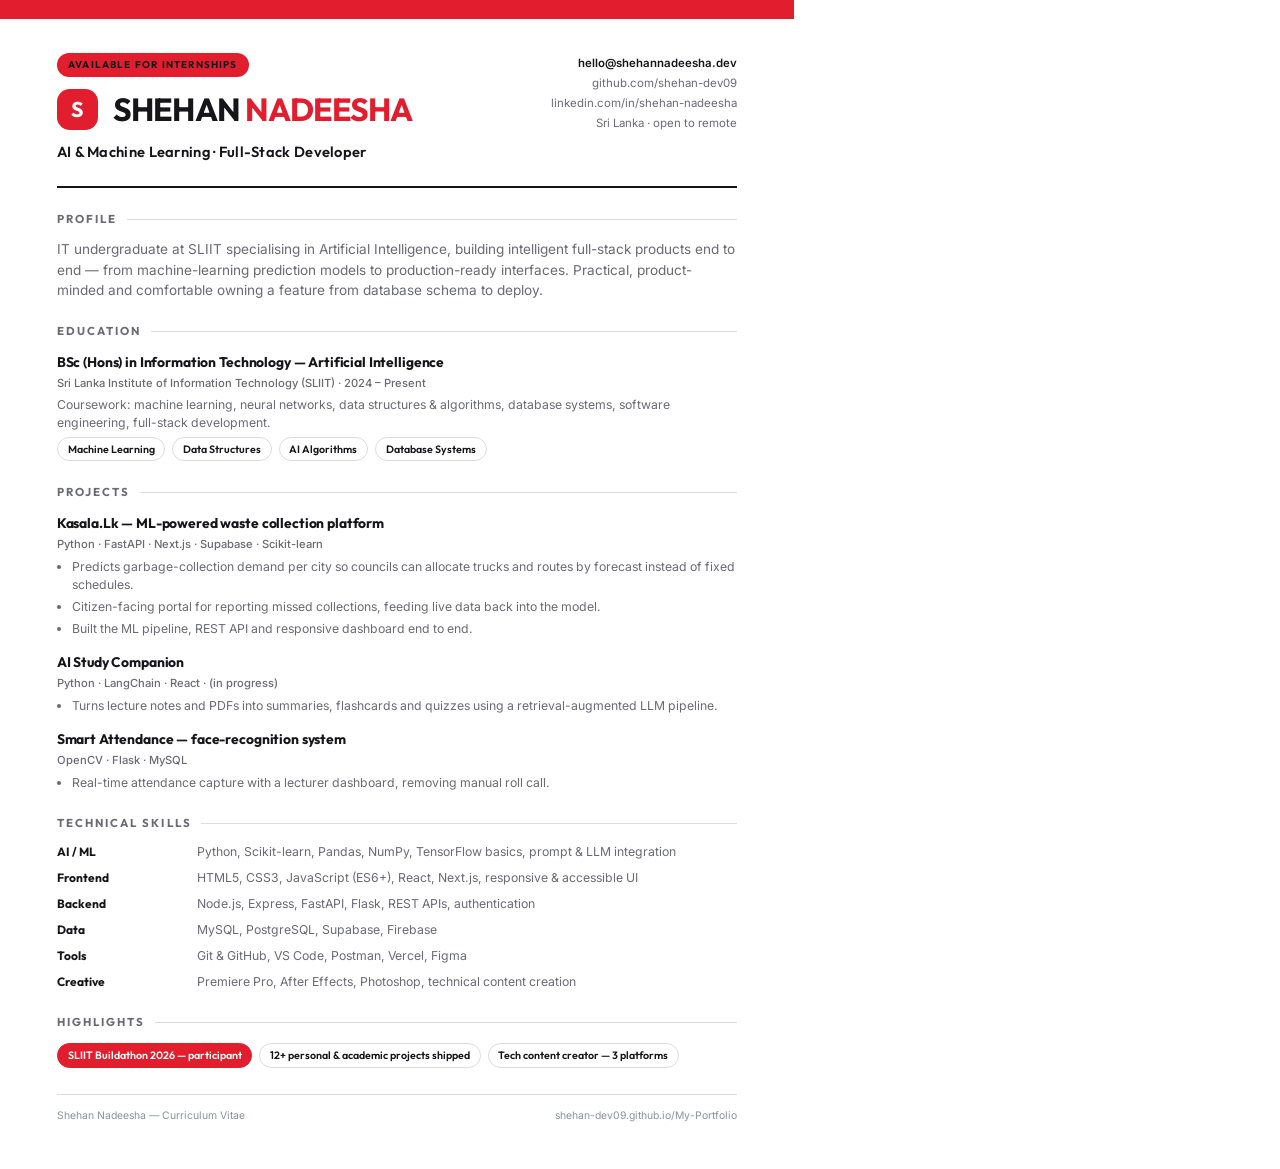
<file: assets/cv.html>
<!DOCTYPE html>
<html lang="en"><head><meta charset="utf-8">
<title>Shehan Nadeesha — CV</title>
<style>
  @font-face{font-family:'Outfit';src:url('fonts/outfit-var.woff2') format('woff2-variations');font-weight:100 900;font-display:block}
  @font-face{font-family:'Inter';src:url('fonts/inter-var.woff2') format('woff2-variations');font-weight:100 900;font-display:block}
  *{margin:0;padding:0;box-sizing:border-box}
  :root{--ink:#16161a;--ink3:#6a6a75;--y:#e11d2e;--line:rgba(16,18,21,.14)}
  @page{size:A4;margin:0}
  body{font-family:'Inter',sans-serif;color:var(--ink);font-size:10.2pt;line-height:1.5;background:#fff}
  .page{width:210mm;min-height:297mm;padding:14mm 15mm 12mm;position:relative}
  header.top{display:flex;justify-content:space-between;align-items:flex-start;gap:10mm;padding-bottom:6mm;border-bottom:2.4px solid var(--ink)}
  h1{font-family:'Outfit',sans-serif;font-size:26pt;line-height:1;letter-spacing:-.03em;text-transform:uppercase}
  h1 span{color:#e11d2e}
  .role{font-family:'Outfit',sans-serif;font-size:11pt;font-weight:600;margin-top:3mm;letter-spacing:.02em}
  .contact{font-size:8.6pt;color:var(--ink3);text-align:right;line-height:1.75;white-space:nowrap}
  .contact b{color:var(--ink);font-weight:600}
  .badge{display:inline-block;background:var(--y);color:var(--ink);font-family:'Outfit',sans-serif;font-size:7.4pt;font-weight:700;letter-spacing:.12em;text-transform:uppercase;padding:1.2mm 3mm;border-radius:99px;margin-bottom:3mm}
  section{margin-top:6mm;break-inside:avoid}
  h2{font-family:'Outfit',sans-serif;font-size:8.6pt;font-weight:700;letter-spacing:.18em;text-transform:uppercase;color:var(--ink3);margin-bottom:3mm;display:flex;align-items:center;gap:2.5mm}
  h2::after{content:"";flex:1;height:1px;background:var(--line)}
  p{color:var(--ink3)}
  .grid{display:grid;grid-template-columns:1fr 1fr;gap:5mm 8mm}
  .item{margin-bottom:3.6mm}
  .item h3{font-family:'Outfit',sans-serif;font-size:10.4pt;font-weight:700;letter-spacing:-.01em}
  .item .meta{font-size:8.4pt;color:var(--ink3);margin:.6mm 0 1.2mm;font-weight:500}
  .item ul{margin-top:1.4mm;padding-left:4mm;list-style:disc}
  .item li{font-size:9.2pt;color:var(--ink3);margin-bottom:.9mm}
  .chips{display:flex;flex-wrap:wrap;gap:1.8mm;margin-top:1mm}
  .chip{font-family:'Outfit',sans-serif;font-size:8pt;font-weight:600;border:1px solid var(--line);border-radius:99px;padding:.9mm 2.6mm;color:var(--ink)}
  .chip.y{background:var(--y);border-color:var(--y);color:#fff}
  .skillrow{display:grid;grid-template-columns:34mm 1fr;gap:3mm;font-size:9.2pt;margin-bottom:2mm}
  .skillrow b{font-family:'Outfit',sans-serif;font-weight:700;font-size:9pt}
  .skillrow span{color:var(--ink3)}
  footer{margin-top:7mm;padding-top:3.5mm;border-top:1px solid var(--line);font-size:7.8pt;color:#8b919a;display:flex;justify-content:space-between}
  .bar{position:absolute;left:0;top:0;width:100%;height:5mm;background:#e11d2e}
</style></head>
<body><div class="page">
  <div class="bar"></div>
  <header class="top">
    <div>
      <div class="badge">Available for internships</div>
      <div style="display:flex;align-items:center;gap:4mm">
        <span style="display:grid;place-items:center;width:11mm;height:11mm;border-radius:3.4mm;background:#e11d2e;color:#fff;font-family:'Outfit',sans-serif;font-size:16pt;font-weight:700;line-height:1">S</span>
        <h1 style="font-size:24pt">Shehan <span>Nadeesha</span></h1>
      </div>
      <div class="role">AI &amp; Machine Learning · Full-Stack Developer</div>
    </div>
    <div class="contact">
      <div><b>hello@shehannadeesha.dev</b></div>
      <div>github.com/shehan-dev09</div>
      <div>linkedin.com/in/shehan-nadeesha</div>
      <div>Sri Lanka · open to remote</div>
    </div>
  </header>

  <section>
    <h2>Profile</h2>
    <p>IT undergraduate at SLIIT specialising in Artificial Intelligence, building intelligent full-stack
    products end to end — from machine-learning prediction models to production-ready interfaces.
    Practical, product-minded and comfortable owning a feature from database schema to deploy.</p>
  </section>

  <section>
    <h2>Education</h2>
    <div class="item">
      <h3>BSc (Hons) in Information Technology — Artificial Intelligence</h3>
      <div class="meta">Sri Lanka Institute of Information Technology (SLIIT) · 2024 – Present</div>
      <p style="font-size:9.2pt">Coursework: machine learning, neural networks, data structures &amp; algorithms, database systems, software engineering, full-stack development.</p>
      <div class="chips"><span class="chip">Machine Learning</span><span class="chip">Data Structures</span><span class="chip">AI Algorithms</span><span class="chip">Database Systems</span></div>
    </div>
  </section>

  <section>
    <h2>Projects</h2>
    <div class="item">
      <h3>Kasala.Lk — ML-powered waste collection platform</h3>
      <div class="meta">Python · FastAPI · Next.js · Supabase · Scikit-learn</div>
      <ul>
        <li>Predicts garbage-collection demand per city so councils can allocate trucks and routes by forecast instead of fixed schedules.</li>
        <li>Citizen-facing portal for reporting missed collections, feeding live data back into the model.</li>
        <li>Built the ML pipeline, REST API and responsive dashboard end to end.</li>
      </ul>
    </div>
    <div class="item">
      <h3>AI Study Companion</h3>
      <div class="meta">Python · LangChain · React · (in progress)</div>
      <ul>
        <li>Turns lecture notes and PDFs into summaries, flashcards and quizzes using a retrieval-augmented LLM pipeline.</li>
      </ul>
    </div>
    <div class="item">
      <h3>Smart Attendance — face-recognition system</h3>
      <div class="meta">OpenCV · Flask · MySQL</div>
      <ul>
        <li>Real-time attendance capture with a lecturer dashboard, removing manual roll call.</li>
      </ul>
    </div>
  </section>

  <section>
    <h2>Technical Skills</h2>
    <div class="skillrow"><b>AI / ML</b><span>Python, Scikit-learn, Pandas, NumPy, TensorFlow basics, prompt &amp; LLM integration</span></div>
    <div class="skillrow"><b>Frontend</b><span>HTML5, CSS3, JavaScript (ES6+), React, Next.js, responsive &amp; accessible UI</span></div>
    <div class="skillrow"><b>Backend</b><span>Node.js, Express, FastAPI, Flask, REST APIs, authentication</span></div>
    <div class="skillrow"><b>Data</b><span>MySQL, PostgreSQL, Supabase, Firebase</span></div>
    <div class="skillrow"><b>Tools</b><span>Git &amp; GitHub, VS Code, Postman, Vercel, Figma</span></div>
    <div class="skillrow"><b>Creative</b><span>Premiere Pro, After Effects, Photoshop, technical content creation</span></div>
  </section>

  <section>
    <h2>Highlights</h2>
    <div class="chips">
      <span class="chip y">SLIIT Buildathon 2026 — participant</span>
      <span class="chip">12+ personal &amp; academic projects shipped</span>
      <span class="chip">Tech content creator — 3 platforms</span>
    </div>
  </section>

  <footer>
    <span>Shehan Nadeesha — Curriculum Vitae</span>
    <span>shehan-dev09.github.io/My-Portfolio</span>
  </footer>
</div></body></html>
</file>
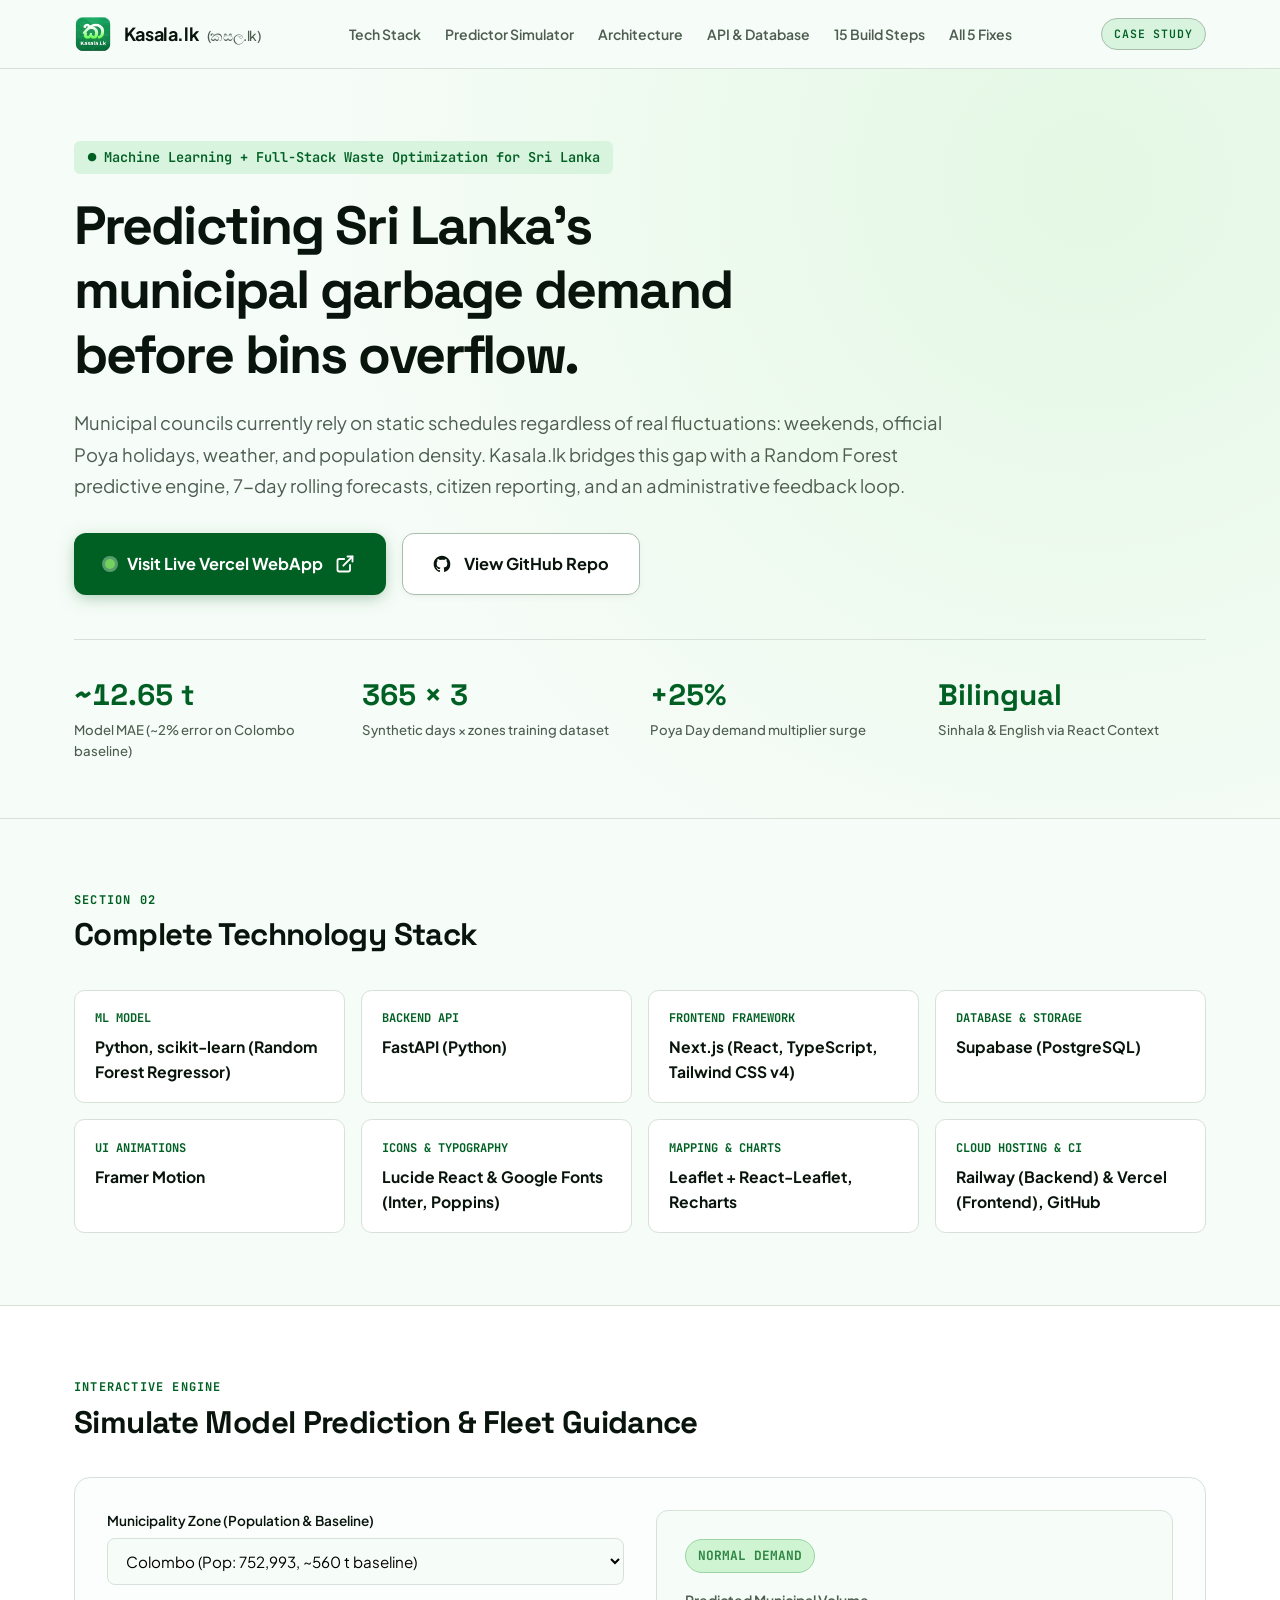
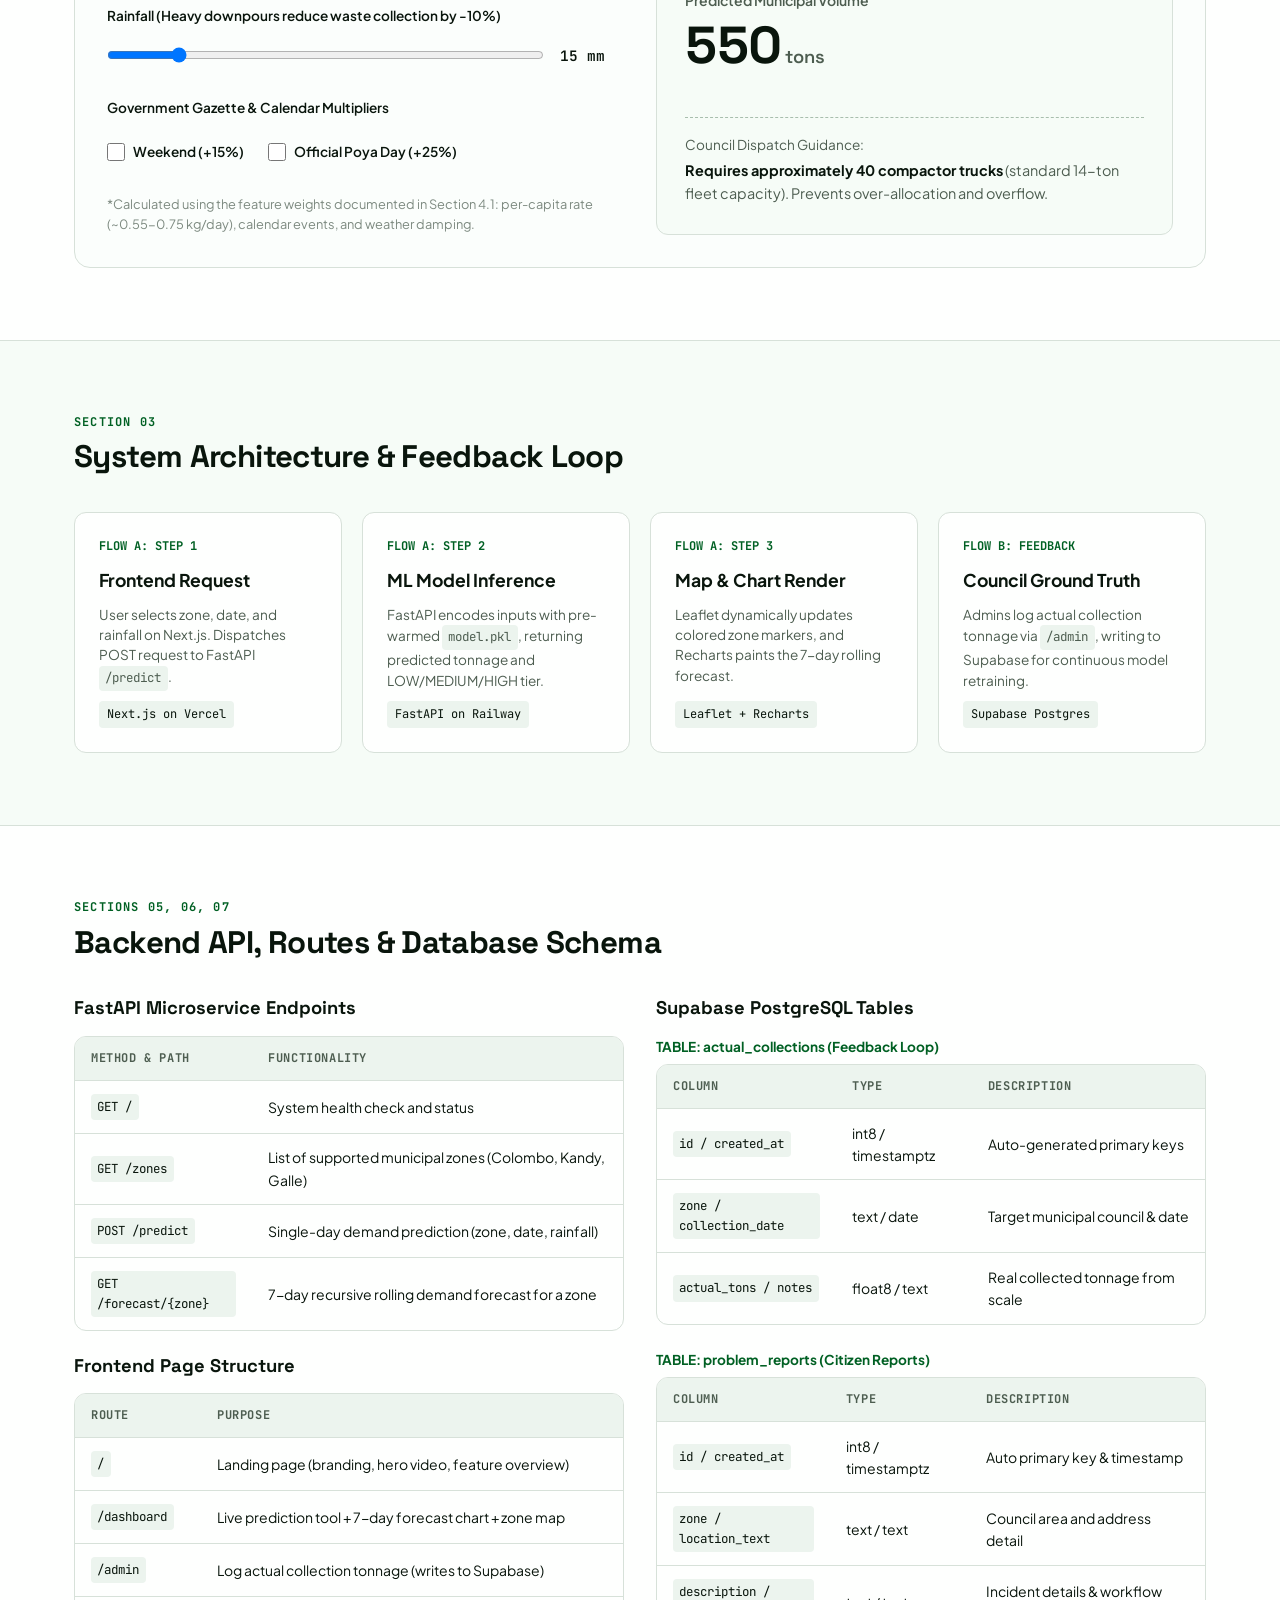
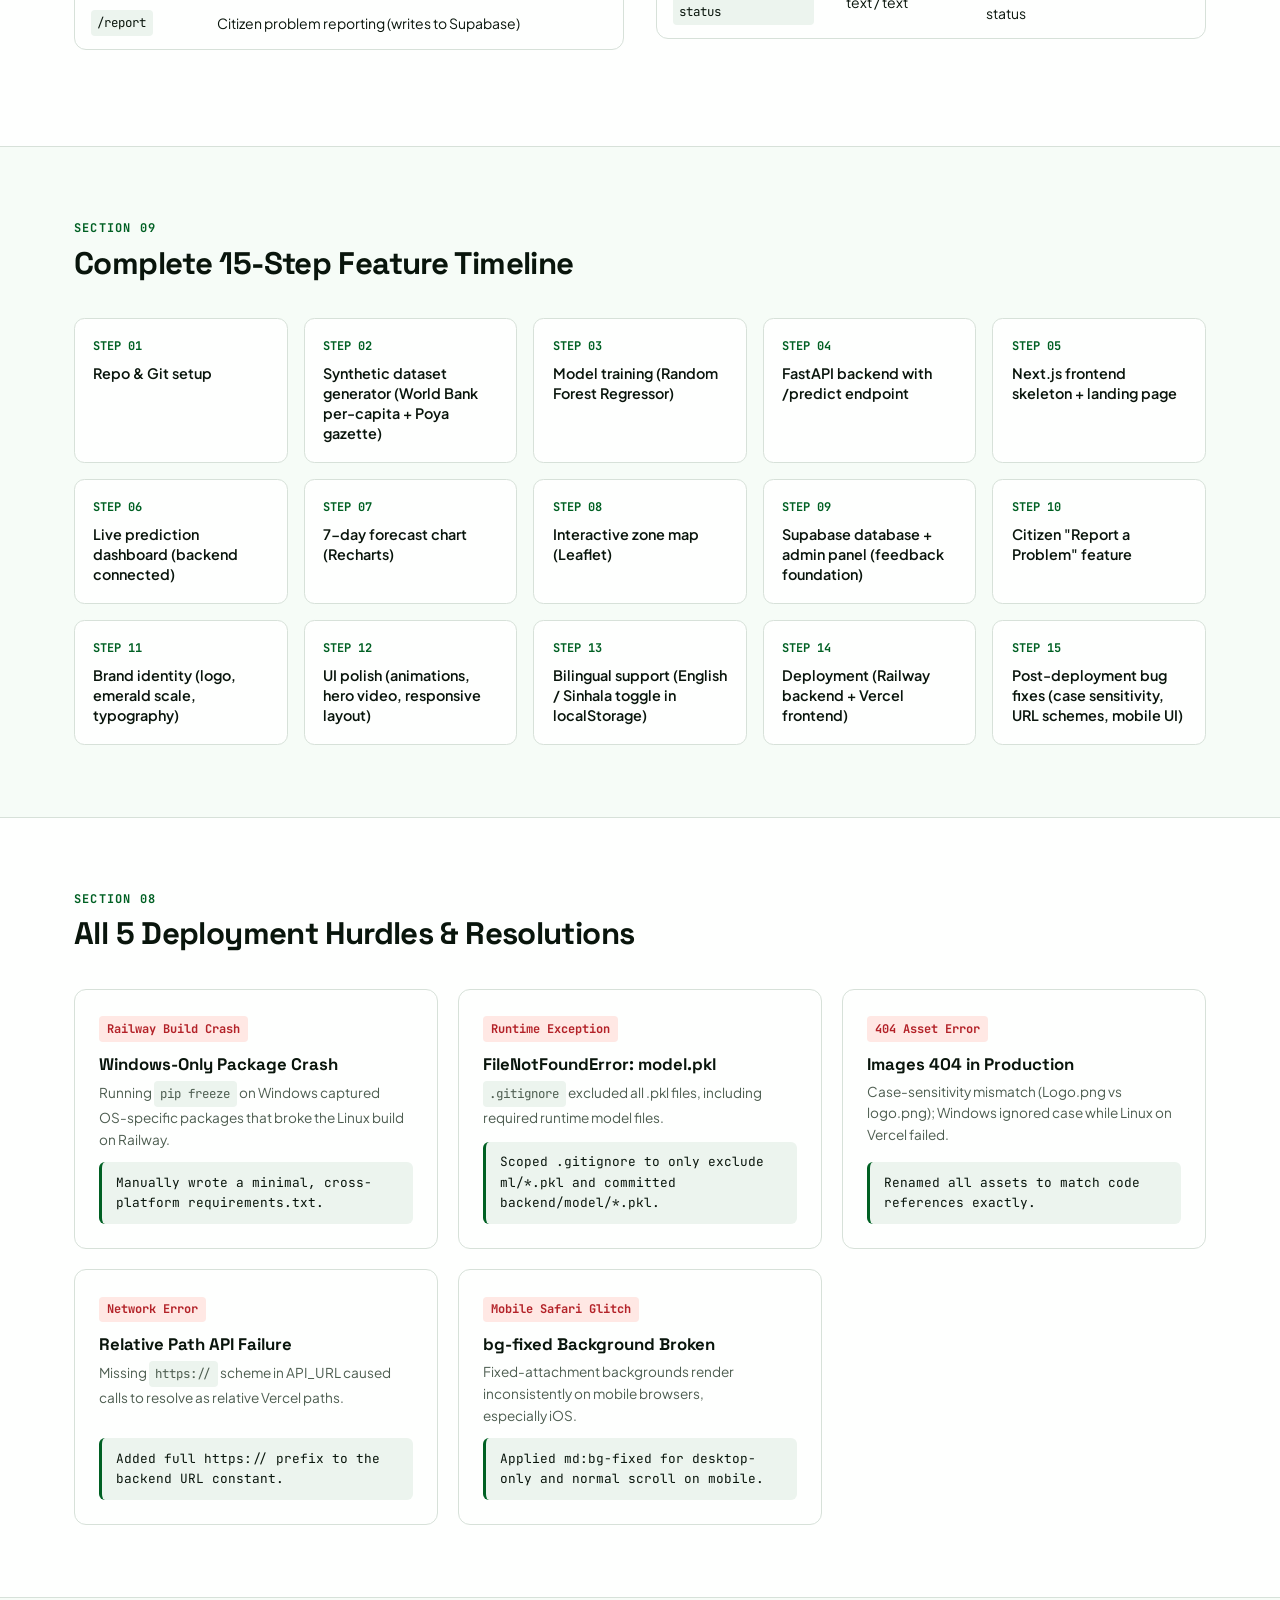
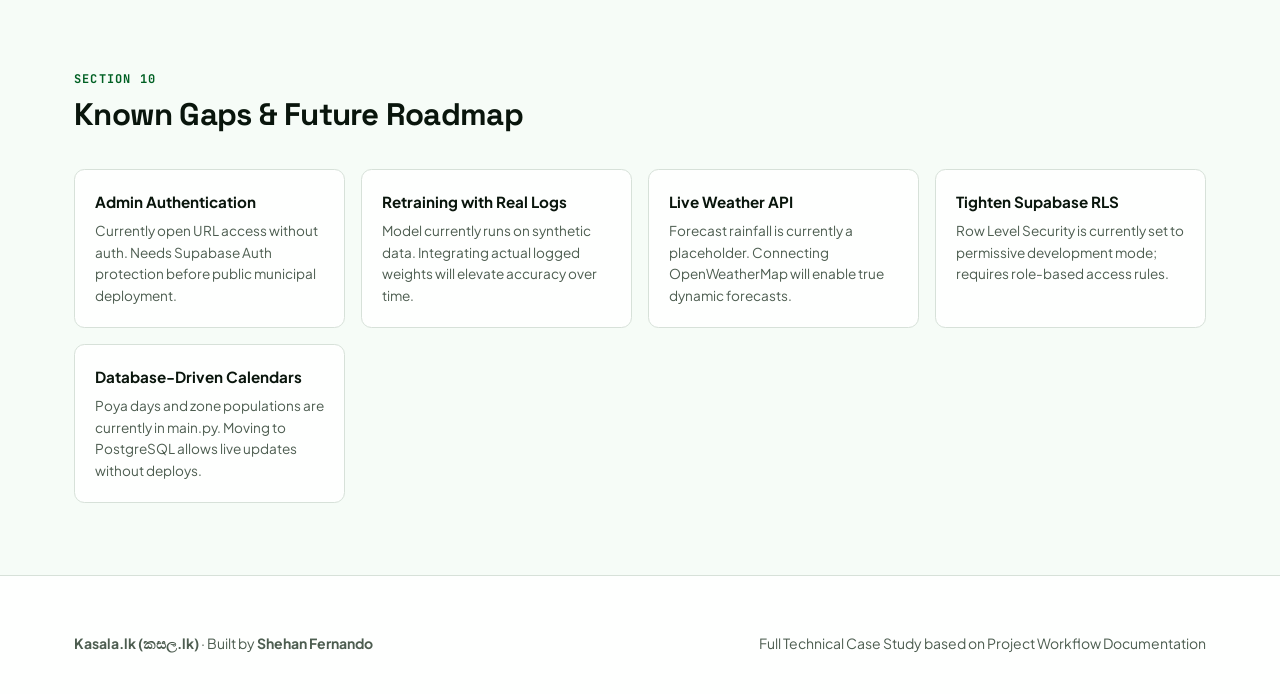
<file: assets/KasalaLK.html>
<!DOCTYPE html>
<html lang="en">
<head>
<!-- skill:chrome -->
<style>
/* Credit line — bottom-right */
.design-ui-credit {
  position: fixed;
  bottom: 12px;
  right: 12px;
  font: 11px/1 system-ui, sans-serif;
  color: rgba(128,128,128,0.5);
  pointer-events: none;
  z-index: 2147483647;
  transition: opacity 0.4s ease;
  user-select: none;
  letter-spacing: 0.02em;
}

/* Hide chrome on touch devices */
@media (hover: none) {
  .design-ui-credit { display: none; }
}

/* Print fixes */
@media print {
  * {
    transition: none !important;
    animation: none !important;
    box-shadow: none !important;
  }
  body {
    print-color-adjust: exact;
    -webkit-print-color-adjust: exact;
  }
  .design-ui-credit { display: none !important; }
}

</style>
<!-- /skill:chrome -->
  <meta charset="UTF-8">
  <meta name="viewport" content="width=device-width, initial-scale=1.0, maximum-scale=5.0">
  <title>Kasala.lk (කසල.lk) — Technical Project Case Study</title>
  <link rel="preconnect" href="https://fonts.googleapis.com">
  <link rel="preconnect" href="https://fonts.gstatic.com">
  <link href="https://fonts.googleapis.com/css2?family=Plus+Jakarta+Sans:wght@400;500;600;700;800&family=Space+Grotesk:wght@500;600;700&family=JetBrains+Mono:wght@400;500;600&display=swap" rel="stylesheet">
  <style>
    :root {
      --bg-base: oklch(0.985 0.008 152);
      --bg-surface: oklch(1.0 0.003 152);
      --bg-surface-subtle: oklch(0.96 0.012 152);
      --bg-surface-elevated: oklch(0.995 0.005 152);

      --border-subtle: oklch(0.90 0.015 152);
      --border-strong: oklch(0.78 0.035 152);

      --text-main: oklch(0.18 0.025 152);
      --text-muted: oklch(0.46 0.028 152);
      --text-faint: oklch(0.62 0.022 152);

      --brand-primary: oklch(0.42 0.135 152);
      --brand-primary-hover: oklch(0.36 0.14 152);
      --brand-tint: oklch(0.94 0.04 152);

      --status-low: oklch(0.55 0.13 148);
      --status-med: oklch(0.68 0.15 70);
      --status-high: oklch(0.58 0.19 28);

      --font-sans: 'Plus Jakarta Sans', -apple-system, BlinkMacSystemFont, sans-serif;
      --font-display: 'Space Grotesk', sans-serif;
      --font-mono: 'JetBrains Mono', monospace;

      --ease-out-expo: cubic-bezier(0.16, 1, 0.3, 1);
    }

    * { box-sizing: border-box; margin: 0; padding: 0; }
    
    html {
      scroll-behavior: smooth;
      -webkit-text-size-adjust: 100%;
    }

    body {
      background-color: var(--bg-base);
      color: var(--text-main);
      font-family: var(--font-sans);
      line-height: 1.6;
      -webkit-font-smoothing: antialiased;
      overflow-x: hidden;
      width: 100%;
    }

    h1, h2, h3, h4 {
      font-family: var(--font-display);
      line-height: 1.2;
      color: var(--text-main);
      text-wrap: balance;
    }

    p { 
      text-wrap: pretty; 
      max-width: 68ch; 
    }

    .container {
      width: 100%;
      max-width: 1180px;
      margin: 0 auto;
      padding: 0 1.5rem;
    }

    header {
      position: sticky;
      top: 0;
      z-index: 40;
      background: oklch(0.985 0.008 152 / 0.94);
      backdrop-filter: blur(12px);
      -webkit-backdrop-filter: blur(12px);
      border-bottom: 1px solid var(--border-subtle);
    }

    .nav-inner {
      display: flex;
      align-items: center;
      justify-content: space-between;
      height: 4.25rem;
    }

    .brand-group {
      display: flex;
      align-items: center;
      gap: 0.75rem;
      text-decoration: none;
      color: inherit;
    }

    .brand-logo {
      height: 2.35rem;
      width: auto;
      max-width: 2.75rem;
      object-fit: contain;
      border-radius: 0.4rem;
      display: block;
      flex-shrink: 0;
    }

    .brand-logo-fallback {
      width: 2.25rem;
      height: 2.25rem;
      background: var(--brand-primary);
      color: #fff;
      display: none;
      align-items: center;
      justify-content: center;
      border-radius: 0.5rem;
      font-weight: 700;
      font-family: var(--font-display);
      font-size: 1.15rem;
      flex-shrink: 0;
    }

    .brand-title {
      font-size: 1.125rem;
      font-weight: 700;
      letter-spacing: -0.02em;
    }

    .brand-title span {
      color: var(--text-muted);
      font-weight: 500;
      font-size: 0.85rem;
      margin-left: 0.35rem;
    }

    .nav-links {
      display: flex;
      align-items: center;
      gap: 1.5rem;
      list-style: none;
    }

    .nav-links a {
      color: var(--text-muted);
      text-decoration: none;
      font-size: 0.875rem;
      font-weight: 600;
      transition: color 150ms var(--ease-out-expo);
    }

    .nav-links a:hover { color: var(--brand-primary); }

    .nav-right-actions {
      display: flex;
      align-items: center;
      gap: 0.75rem;
    }

    .portfolio-pill {
      font-size: 0.72rem;
      font-family: var(--font-mono);
      text-transform: uppercase;
      letter-spacing: 0.08em;
      padding: 0.35rem 0.75rem;
      background: var(--brand-tint);
      color: var(--brand-primary);
      border: 1px solid var(--border-strong);
      border-radius: 999px;
      font-weight: 600;
      white-space: nowrap;
    }

    /* Hero Section */
    .hero {
      padding: 4.5rem 0 3.5rem;
      border-bottom: 1px solid var(--border-subtle);
      background: radial-gradient(circle at 85% 15%, oklch(0.94 0.05 145 / 0.6) 0%, transparent 60%);
    }

    .hero-eyebrow {
      display: inline-flex;
      align-items: center;
      gap: 0.5rem;
      font-size: 0.85rem;
      font-family: var(--font-mono);
      color: var(--brand-primary);
      font-weight: 600;
      background: var(--brand-tint);
      padding: 0.35rem 0.85rem;
      border-radius: 0.375rem;
      margin-bottom: 1.25rem;
    }

    .hero-title {
      font-size: clamp(2rem, 4.2vw, 3.6rem);
      font-weight: 800;
      letter-spacing: -0.035em;
      margin-bottom: 1.25rem;
      max-width: 25ch;
    }

    .hero-desc {
      font-size: 1.15rem;
      color: var(--text-muted);
      line-height: 1.7;
      margin-bottom: 2rem;
    }

    .hero-cta-group {
      display: flex;
      flex-wrap: wrap;
      align-items: center;
      gap: 1rem;
      margin-bottom: 2.75rem;
    }

    .btn-big {
      display: inline-flex;
      align-items: center;
      justify-content: center;
      gap: 0.75rem;
      padding: 1.05rem 1.85rem;
      border-radius: 0.75rem;
      font-size: 1.02rem;
      font-weight: 700;
      text-decoration: none;
      cursor: pointer;
      transition: transform 150ms var(--ease-out-expo), box-shadow 150ms var(--ease-out-expo), background-color 150ms var(--ease-out-expo);
      min-height: 54px;
      touch-action: manipulation;
    }

    .btn-primary-action {
      background: var(--brand-primary);
      color: #ffffff;
      border: 1px solid transparent;
      box-shadow: 0 4px 16px -2px oklch(0.42 0.135 152 / 0.35);
    }

    .btn-primary-action:hover {
      background: var(--brand-primary-hover);
      transform: translateY(-2px);
      box-shadow: 0 8px 24px -4px oklch(0.42 0.135 152 / 0.45);
    }

    .btn-primary-action:active { transform: translateY(0); }

    .btn-secondary-action {
      background: var(--bg-surface);
      color: var(--text-main);
      border: 1.5px solid var(--border-strong);
      box-shadow: 0 2px 8px -2px oklch(0.2 0.05 152 / 0.08);
    }

    .btn-secondary-action:hover {
      background: var(--bg-surface-subtle);
      border-color: var(--text-main);
      transform: translateY(-2px);
      box-shadow: 0 6px 18px -4px oklch(0.2 0.05 152 / 0.12);
    }

    .btn-secondary-action:active { transform: translateY(0); }

    .btn-icon { width: 1.25rem; height: 1.25rem; flex-shrink: 0; }
    
    .live-dot {
      width: 0.65rem;
      height: 0.65rem;
      background: oklch(0.78 0.18 140);
      border-radius: 50%;
      box-shadow: 0 0 0 3px oklch(0.95 0.05 140 / 0.4);
      animation: pulse-dot 2s infinite;
      flex-shrink: 0;
    }

    @keyframes pulse-dot {
      0% { transform: scale(0.95); opacity: 0.8; }
      50% { transform: scale(1.15); opacity: 1; }
      100% { transform: scale(0.95); opacity: 0.8; }
    }

    .hero-metrics {
      display: grid;
      grid-template-columns: repeat(auto-fit, minmax(170px, 1fr));
      gap: 1.25rem;
      padding-top: 2rem;
      border-top: 1px solid var(--border-subtle);
    }

    .metric-value {
      font-family: var(--font-display);
      font-size: 1.85rem;
      font-weight: 700;
      color: var(--brand-primary);
      font-feature-settings: "tnum";
    }

    .metric-label {
      font-size: 0.825rem;
      color: var(--text-muted);
      font-weight: 500;
    }

    /* Section Styling */
    section { padding: 4.5rem 0; border-bottom: 1px solid var(--border-subtle); }
    .section-head { margin-bottom: 2.25rem; }
    .section-eyebrow {
      font-size: 0.75rem;
      font-family: var(--font-mono);
      text-transform: uppercase;
      letter-spacing: 0.1em;
      color: var(--brand-primary);
      font-weight: 700;
      margin-bottom: 0.4rem;
    }
    .section-title { font-size: 1.95rem; font-weight: 700; letter-spacing: -0.02em; }

    /* Tech Stack Matrix */
    .stack-grid {
      display: grid;
      grid-template-columns: repeat(auto-fit, minmax(240px, 1fr));
      gap: 1rem;
    }
    .stack-card {
      background: var(--bg-surface);
      border: 1px solid var(--border-subtle);
      border-radius: 0.65rem;
      padding: 1.15rem 1.25rem;
    }
    .stack-layer {
      font-family: var(--font-mono);
      font-size: 0.75rem;
      color: var(--brand-primary);
      text-transform: uppercase;
      font-weight: 700;
      margin-bottom: 0.35rem;
    }
    .stack-tech { font-size: 0.98rem; font-weight: 700; }

    /* Interactive Simulator */
    .demo-grid {
      display: grid;
      grid-template-columns: 1fr 1fr;
      gap: 2rem;
      background: var(--bg-surface-elevated);
      border: 1px solid var(--border-subtle);
      border-radius: 1rem;
      padding: 2rem;
    }
    .control-pane { display: flex; flex-direction: column; gap: 1.25rem; }
    .input-group { display: flex; flex-direction: column; gap: 0.4rem; }
    .input-group label { font-size: 0.85rem; font-weight: 600; }
    .select-custom, .slider-control {
      width: 100%;
      padding: 0.75rem 0.9rem;
      background: var(--bg-base);
      border: 1px solid var(--border-subtle);
      border-radius: 0.5rem;
      font-family: var(--font-sans);
      font-size: 0.95rem;
      outline: none;
      min-height: 44px;
    }
    .slider-row { display: flex; align-items: center; gap: 1rem; }
    .slider-val { font-family: var(--font-mono); font-size: 0.9rem; font-weight: 600; min-width: 4rem; }
    .toggle-row { display: flex; gap: 1.5rem; margin-top: 0.25rem; }
    .toggle-label { 
      display: flex; 
      align-items: center; 
      gap: 0.5rem; 
      font-size: 0.9rem; 
      cursor: pointer;
      min-height: 44px;
    }
    .toggle-label input[type="checkbox"] { width: 18px; height: 18px; }

    .result-pane {
      background: var(--bg-base);
      border: 1px solid var(--border-subtle);
      border-radius: 0.75rem;
      padding: 1.75rem;
      display: flex;
      flex-direction: column;
      justify-content: space-between;
    }
    .result-status-badge {
      display: inline-flex;
      font-family: var(--font-mono);
      font-size: 0.8rem;
      font-weight: 700;
      text-transform: uppercase;
      padding: 0.35rem 0.75rem;
      border-radius: 999px;
      width: fit-content;
      margin-bottom: 1rem;
    }
    .status-badge-HIGH { background: oklch(0.92 0.08 28); color: var(--status-high); border: 1px solid oklch(0.85 0.12 28); }
    .status-badge-MEDIUM { background: oklch(0.94 0.08 70); color: var(--status-med); border: 1px solid oklch(0.85 0.12 70); }
    .status-badge-LOW { background: oklch(0.93 0.06 148); color: var(--status-low); border: 1px solid oklch(0.82 0.09 148); }
    .tonnage-display {
      font-family: var(--font-display);
      font-size: 3.25rem;
      font-weight: 800;
      line-height: 1;
      margin-bottom: 0.25rem;
      font-feature-settings: "tnum";
    }
    .tonnage-unit { font-size: 1.15rem; color: var(--text-muted); font-weight: 600; margin-left: 0.25rem; }
    .truck-recommendation {
      font-size: 0.9rem;
      color: var(--text-muted);
      margin-top: 1rem;
      padding-top: 1rem;
      border-top: 1px dashed var(--border-strong);
    }
    .truck-recommendation strong { color: var(--text-main); }

    /* Architecture Flow Cards */
    .pipeline-grid {
      display: grid;
      grid-template-columns: repeat(auto-fit, minmax(240px, 1fr));
      gap: 1.25rem;
    }
    .pipeline-card {
      background: var(--bg-surface);
      border: 1px solid var(--border-subtle);
      border-radius: 0.75rem;
      padding: 1.5rem;
      display: flex;
      flex-direction: column;
      gap: 0.65rem;
    }
    .step-number { font-family: var(--font-mono); font-size: 0.75rem; font-weight: 700; color: var(--brand-primary); }
    .step-name { font-size: 1.1rem; font-weight: 700; }
    .step-desc { font-size: 0.85rem; color: var(--text-muted); line-height: 1.5; }
    .step-tech {
      margin-top: auto;
      font-family: var(--font-mono);
      font-size: 0.75rem;
      background: var(--bg-surface-subtle);
      padding: 0.25rem 0.5rem;
      border-radius: 0.25rem;
      width: fit-content;
    }

    /* Endpoints & Database Tables */
    .dual-col-grid {
      display: grid;
      grid-template-columns: 1fr 1fr;
      gap: 2rem;
    }
    .table-container {
      background: var(--bg-surface);
      border: 1px solid var(--border-subtle);
      border-radius: 0.75rem;
      overflow-x: auto;
      -webkit-overflow-scrolling: touch;
      margin-bottom: 1.5rem;
    }
    table { 
      width: 100%; 
      min-width: 320px;
      border-collapse: collapse; 
      font-size: 0.875rem; 
      text-align: left; 
    }
    th {
      background: var(--bg-surface-subtle);
      padding: 0.75rem 1rem;
      font-family: var(--font-mono);
      font-size: 0.75rem;
      text-transform: uppercase;
      letter-spacing: 0.05em;
      color: var(--text-muted);
      border-bottom: 1px solid var(--border-subtle);
      white-space: nowrap;
    }
    td { 
      padding: 0.8rem 1rem; 
      border-bottom: 1px solid var(--border-subtle);
      word-break: break-word;
    }
    tr:last-child td { border-bottom: none; }
    .code-tag {
      font-family: var(--font-mono);
      font-size: 0.78rem;
      background: var(--bg-surface-subtle);
      padding: 0.2rem 0.4rem;
      border-radius: 0.25rem;
      display: inline-block;
    }

    /* Timeline Stepper */
    .timeline-list {
      display: grid;
      grid-template-columns: repeat(auto-fit, minmax(200px, 1fr));
      gap: 1rem;
    }
    .timeline-item {
      background: var(--bg-surface);
      border: 1px solid var(--border-subtle);
      border-radius: 0.65rem;
      padding: 1.15rem;
      display: flex;
      flex-direction: column;
      gap: 0.4rem;
    }
    .timeline-num {
      font-family: var(--font-mono);
      font-size: 0.75rem;
      font-weight: 700;
      color: var(--brand-primary);
    }
    .timeline-title { font-size: 0.9rem; font-weight: 600; line-height: 1.4; }

    /* Debugging & Solutions */
    .troubleshoot-grid {
      display: grid;
      grid-template-columns: repeat(auto-fit, minmax(280px, 1fr));
      gap: 1.25rem;
    }
    .troubleshoot-card {
      background: var(--bg-surface);
      border: 1px solid var(--border-subtle);
      border-radius: 0.75rem;
      padding: 1.5rem;
      display: flex;
      flex-direction: column;
      justify-content: space-between;
    }
    .issue-badge {
      font-family: var(--font-mono);
      font-size: 0.75rem;
      color: oklch(0.5 0.18 25);
      background: oklch(0.96 0.04 25);
      padding: 0.2rem 0.5rem;
      border-radius: 0.25rem;
      font-weight: 700;
      display: inline-block;
      margin-bottom: 0.75rem;
      width: fit-content;
    }
    .troubleshoot-card h4 { font-size: 1.05rem; margin-bottom: 0.4rem; }
    .troubleshoot-card p { font-size: 0.85rem; color: var(--text-muted); margin-bottom: 0.75rem; }
    .fix-solution {
      font-family: var(--font-mono);
      font-size: 0.8rem;
      background: var(--bg-surface-subtle);
      padding: 0.65rem 0.85rem;
      border-radius: 0.375rem;
      border-left: 3px solid var(--brand-primary);
      word-break: break-word;
    }

    /* Gaps & Next Steps */
    .gaps-grid {
      display: grid;
      grid-template-columns: repeat(auto-fit, minmax(260px, 1fr));
      gap: 1rem;
    }
    .gap-card {
      background: var(--bg-surface);
      border: 1px solid var(--border-subtle);
      border-radius: 0.65rem;
      padding: 1.25rem;
    }
    .gap-title {
      font-weight: 700;
      font-size: 0.95rem;
      margin-bottom: 0.35rem;
      display: flex;
      align-items: center;
      gap: 0.4rem;
    }
    .gap-text { font-size: 0.85rem; color: var(--text-muted); }

    /* Footer */
    footer {
      padding: 3.5rem 0 2.5rem;
      background: var(--bg-surface);
      font-size: 0.875rem;
      color: var(--text-muted);
    }
    .footer-inner {
      display: flex;
      justify-content: space-between;
      align-items: center;
      flex-wrap: wrap;
      gap: 1rem;
    }

    @media (max-width: 860px) {
      .container { padding: 0 1.25rem; }
      .nav-links { display: none; }
      .hero { padding: 3rem 0 2.5rem; }
      .hero-title { font-size: 2.1rem; }
      .hero-desc { font-size: 1.02rem; line-height: 1.6; }
      .hero-cta-group { flex-direction: column; align-items: stretch; gap: 0.85rem; }
      .btn-big { width: 100%; padding: 0.95rem 1.25rem; }
      .demo-grid { grid-template-columns: 1fr; padding: 1.5rem; gap: 1.5rem; }
      .dual-col-grid { grid-template-columns: 1fr; gap: 1.5rem; }
      .pipeline-grid { grid-template-columns: 1fr; }
      section { padding: 3.5rem 0; }
      .section-title { font-size: 1.65rem; }
      .hero-metrics { grid-template-columns: 1fr 1fr; gap: 1rem; }
      .footer-inner { flex-direction: column; align-items: flex-start; }
    }

    @media (max-width: 480px) {
      .hero-title { font-size: 1.75rem; }
      .hero-metrics { grid-template-columns: 1fr; }
      .toggle-row { flex-direction: column; gap: 0.5rem; }
      .tonnage-display { font-size: 2.6rem; }
      .demo-grid { padding: 1.15rem; }
      .result-pane { padding: 1.25rem; }
      .timeline-list { grid-template-columns: 1fr; }
    }
  </style>
</head>
<body>

  <!-- Navigation -->
  <header>
    <div class="container nav-inner">
      <a href="#" class="brand-group">
        <img src="logo.png" alt="Kasala.lk Logo" class="brand-logo" onerror="this.style.display='none'; document.getElementById('logoFallback').style.display='flex';">
        <div id="logoFallback" class="brand-logo-fallback">ක</div>
        <div class="brand-title">Kasala.lk <span>(කසල.lk)</span></div>
      </a>
      <ul class="nav-links">
        <li><a href="#stack">Tech Stack</a></li>
        <li><a href="#demo">Predictor Simulator</a></li>
        <li><a href="#architecture">Architecture</a></li>
        <li><a href="#api-db">API & Database</a></li>
        <li><a href="#timeline">15 Build Steps</a></li>
        <li><a href="#debugging">All 5 Fixes</a></li>
      </ul>
      <div class="nav-right-actions">
        <span class="portfolio-pill">Case Study</span>
      </div>
    </div>
  </header>

  <!-- Hero Section -->
  <section class="hero">
    <div class="container">
      <div class="hero-eyebrow">
        <span>●</span> Machine Learning + Full-Stack Waste Optimization for Sri Lanka
      </div>
      <h1 class="hero-title">Predicting Sri Lanka's municipal garbage demand before bins overflow.</h1>
      <p class="hero-desc">
        Municipal councils currently rely on static schedules regardless of real fluctuations: weekends, official Poya holidays, weather, and population density. Kasala.lk bridges this gap with a Random Forest predictive engine, 7-day rolling forecasts, citizen reporting, and an administrative feedback loop.
      </p>

      <!-- Prominent Action Buttons -->
      <div class="hero-cta-group">
        <a href="https://kasala-lk.vercel.app" target="_blank" rel="noopener noreferrer" class="btn-big btn-primary-action">
          <span class="live-dot"></span>
          <span>Visit Live Vercel WebApp</span>
          <svg class="btn-icon" viewBox="0 0 24 24" fill="none" stroke="currentColor" stroke-width="2.2" stroke-linecap="round" stroke-linejoin="round">
            <path d="M18 13v6a2 2 0 0 1-2 2H5a2 2 0 0 1-2-2V8a2 2 0 0 1 2-2h6"></path>
            <polyline points="15 3 21 3 21 9"></polyline>
            <line x1="10" y1="14" x2="21" y2="3"></line>
          </svg>
        </a>

        <a href="https://github.com/shehan-dev09/kasala-lk" target="_blank" rel="noopener noreferrer" class="btn-big btn-secondary-action">
          <svg class="btn-icon" viewBox="0 0 24 24" fill="currentColor">
            <path fill-rule="evenodd" clip-rule="evenodd" d="M12 2C6.477 2 2 6.484 2 12.017c0 4.425 2.865 8.18 6.839 9.504.5.092.682-.217.682-.483 0-.237-.008-.868-.013-1.703-2.782.605-3.369-1.343-3.369-1.343-.454-1.158-1.11-1.466-1.11-1.466-.908-.62.069-.608.069-.608 1.003.07 1.53 1.032 1.53 1.032.892 1.53 2.341 1.088 2.91.832.092-.647.35-1.088.636-1.338-2.22-.253-4.555-1.113-4.555-4.951 0-1.093.39-1.988 1.029-2.688-.103-.253-.446-1.272.098-2.65 0 0 .84-.27 2.75 1.026A9.564 9.564 0 0112 6.844c.85.004 1.705.115 2.504.337 1.909-1.296 2.747-1.027 2.747-1.027.546 1.379.202 2.398.1 2.651.64.7 1.028 1.595 1.028 2.688 0 3.848-2.339 4.695-4.566 4.943.359.309.678.92.678 1.855 0 1.338-.012 2.419-.012 2.747 0 .268.18.58.688.482A10.019 10.019 0 0022 12.017C22 6.484 17.522 2 12 2z"></path>
          </svg>
          <span>View GitHub Repo</span>
        </a>
      </div>

      <div class="hero-metrics">
        <div class="metric-item">
          <div class="metric-value">~12.65 t</div>
          <div class="metric-label">Model MAE (~2% error on Colombo baseline)</div>
        </div>
        <div class="metric-item">
          <div class="metric-value">365 × 3</div>
          <div class="metric-label">Synthetic days × zones training dataset</div>
        </div>
        <div class="metric-item">
          <div class="metric-value">+25%</div>
          <div class="metric-label">Poya Day demand multiplier surge</div>
        </div>
        <div class="metric-item">
          <div class="metric-value">Bilingual</div>
          <div class="metric-label">Sinhala & English via React Context</div>
        </div>
      </div>
    </div>
  </section>

  <!-- Complete Tech Stack (Section 2 of Doc) -->
  <section id="stack">
    <div class="container">
      <div class="section-head">
        <div class="section-eyebrow">Section 02</div>
        <h2 class="section-title">Complete Technology Stack</h2>
      </div>

      <div class="stack-grid">
        <div class="stack-card">
          <div class="stack-layer">ML Model</div>
          <div class="stack-tech">Python, scikit-learn (Random Forest Regressor)</div>
        </div>
        <div class="stack-card">
          <div class="stack-layer">Backend API</div>
          <div class="stack-tech">FastAPI (Python)</div>
        </div>
        <div class="stack-card">
          <div class="stack-layer">Frontend Framework</div>
          <div class="stack-tech">Next.js (React, TypeScript, Tailwind CSS v4)</div>
        </div>
        <div class="stack-card">
          <div class="stack-layer">Database & Storage</div>
          <div class="stack-tech">Supabase (PostgreSQL)</div>
        </div>
        <div class="stack-card">
          <div class="stack-layer">UI Animations</div>
          <div class="stack-tech">Framer Motion</div>
        </div>
        <div class="stack-card">
          <div class="stack-layer">Icons & Typography</div>
          <div class="stack-tech">Lucide React & Google Fonts (Inter, Poppins)</div>
        </div>
        <div class="stack-card">
          <div class="stack-layer">Mapping & Charts</div>
          <div class="stack-tech">Leaflet + React-Leaflet, Recharts</div>
        </div>
        <div class="stack-card">
          <div class="stack-layer">Cloud Hosting & CI</div>
          <div class="stack-tech">Railway (Backend) & Vercel (Frontend), GitHub</div>
        </div>
      </div>
    </div>
  </section>

  <!-- Interactive Model Simulation -->
  <section id="demo" style="background: var(--bg-surface);">
    <div class="container">
      <div class="section-head">
        <div class="section-eyebrow">Interactive Engine</div>
        <h2 class="section-title">Simulate Model Prediction & Fleet Guidance</h2>
      </div>

      <div class="demo-grid">
        <div class="control-pane">
          <div class="input-group">
            <label for="zoneSelect">Municipality Zone (Population & Baseline)</label>
            <select id="zoneSelect" class="select-custom">
              <option value="Colombo" data-base="560" data-pop="752993">Colombo (Pop: 752,993, ~560 t baseline)</option>
              <option value="Kandy" data-base="130" data-pop="125400">Kandy (Pop: 125,400, ~130 t baseline)</option>
              <option value="Galle" data-base="95" data-pop="93114">Galle (Pop: 93,114, ~95 t baseline)</option>
            </select>
          </div>

          <div class="input-group">
            <label for="rainfallInput">Rainfall (Heavy downpours reduce waste collection by -10%)</label>
            <div class="slider-row">
              <input type="range" id="rainfallInput" min="0" max="120" value="15" step="5" class="slider-control">
              <span id="rainfallVal" class="slider-val">15 mm</span>
            </div>
          </div>

          <div class="input-group">
            <label>Government Gazette & Calendar Multipliers</label>
            <div class="toggle-row">
              <label class="toggle-label">
                <input type="checkbox" id="weekendCheck"> Weekend (+15%)
              </label>
              <label class="toggle-label">
                <input type="checkbox" id="poyaCheck"> Official Poya Day (+25%)
              </label>
            </div>
          </div>

          <p style="font-size: 0.8rem; color: var(--text-faint);">
            *Calculated using the feature weights documented in Section 4.1: per-capita rate (~0.55-0.75 kg/day), calendar events, and weather damping.
          </p>
        </div>

        <div class="result-pane">
          <div>
            <div id="demandBadge" class="result-status-badge status-badge-HIGH">HIGH DEMAND</div>
            <div style="font-size: 0.875rem; color: var(--text-muted); font-weight: 600; margin-bottom: 0.5rem;">
              Predicted Municipal Volume
            </div>
            <div class="tonnage-display">
              <span id="tonnageNumber">588</span><span class="tonnage-unit">tons</span>
            </div>
          </div>

          <div class="truck-recommendation">
            <div style="font-size: 0.85rem; margin-bottom: 0.25rem;">Council Dispatch Guidance:</div>
            <strong>Requires approximately <span id="truckCount">42</span> compactor trucks</strong> (standard 14-ton fleet capacity). Prevents over-allocation and overflow.
          </div>
        </div>
      </div>
    </div>
  </section>

  <!-- Architecture & Dual Flows (Section 3 of Doc) -->
  <section id="architecture">
    <div class="container">
      <div class="section-head">
        <div class="section-eyebrow">Section 03</div>
        <h2 class="section-title">System Architecture & Feedback Loop</h2>
      </div>

      <div class="pipeline-grid">
        <div class="pipeline-card">
          <div class="step-number">FLOW A: STEP 1</div>
          <div class="step-name">Frontend Request</div>
          <div class="step-desc">
            User selects zone, date, and rainfall on Next.js. Dispatches POST request to FastAPI <code class="code-tag">/predict</code>.
          </div>
          <div class="step-tech">Next.js on Vercel</div>
        </div>

        <div class="pipeline-card">
          <div class="step-number">FLOW A: STEP 2</div>
          <div class="step-name">ML Model Inference</div>
          <div class="step-desc">
            FastAPI encodes inputs with pre-warmed <code class="code-tag">model.pkl</code>, returning predicted tonnage and LOW/MEDIUM/HIGH tier.
          </div>
          <div class="step-tech">FastAPI on Railway</div>
        </div>

        <div class="pipeline-card">
          <div class="step-number">FLOW A: STEP 3</div>
          <div class="step-name">Map & Chart Render</div>
          <div class="step-desc">
            Leaflet dynamically updates colored zone markers, and Recharts paints the 7-day rolling forecast.
          </div>
          <div class="step-tech">Leaflet + Recharts</div>
        </div>

        <div class="pipeline-card">
          <div class="step-number">FLOW B: FEEDBACK</div>
          <div class="step-name">Council Ground Truth</div>
          <div class="step-desc">
            Admins log actual collection tonnage via <code class="code-tag">/admin</code>, writing to Supabase for continuous model retraining.
          </div>
          <div class="step-tech">Supabase Postgres</div>
        </div>
      </div>
    </div>
  </section>

  <!-- API Endpoints & Supabase Schema (Sections 5, 6, 7 of Doc) -->
  <section id="api-db" style="background: var(--bg-surface);">
    <div class="container">
      <div class="section-head">
        <div class="section-eyebrow">Sections 05, 06, 07</div>
        <h2 class="section-title">Backend API, Routes & Database Schema</h2>
      </div>

      <div class="dual-col-grid">
        <!-- API Endpoints -->
        <div>
          <h3 style="font-size: 1.15rem; margin-bottom: 1rem;">FastAPI Microservice Endpoints</h3>
          <div class="table-container">
            <table>
              <thead>
                <tr>
                  <th>Method & Path</th>
                  <th>Functionality</th>
                </tr>
              </thead>
              <tbody>
                <tr>
                  <td><span class="code-tag">GET /</span></td>
                  <td>System health check and status</td>
                </tr>
                <tr>
                  <td><span class="code-tag">GET /zones</span></td>
                  <td>List of supported municipal zones (Colombo, Kandy, Galle)</td>
                </tr>
                <tr>
                  <td><span class="code-tag">POST /predict</span></td>
                  <td>Single-day demand prediction (zone, date, rainfall)</td>
                </tr>
                <tr>
                  <td><span class="code-tag">GET /forecast/{zone}</span></td>
                  <td>7-day recursive rolling demand forecast for a zone</td>
                </tr>
              </tbody>
            </table>
          </div>

          <h3 style="font-size: 1.15rem; margin-top: 1.5rem; margin-bottom: 1rem;">Frontend Page Structure</h3>
          <div class="table-container">
            <table>
              <thead>
                <tr>
                  <th>Route</th>
                  <th>Purpose</th>
                </tr>
              </thead>
              <tbody>
                <tr>
                  <td><span class="code-tag">/</span></td>
                  <td>Landing page (branding, hero video, feature overview)</td>
                </tr>
                <tr>
                  <td><span class="code-tag">/dashboard</span></td>
                  <td>Live prediction tool + 7-day forecast chart + zone map</td>
                </tr>
                <tr>
                  <td><span class="code-tag">/admin</span></td>
                  <td>Log actual collection tonnage (writes to Supabase)</td>
                </tr>
                <tr>
                  <td><span class="code-tag">/report</span></td>
                  <td>Citizen problem reporting (writes to Supabase)</td>
                </tr>
              </tbody>
            </table>
          </div>
        </div>

        <!-- Supabase Tables -->
        <div>
          <h3 style="font-size: 1.15rem; margin-bottom: 1rem;">Supabase PostgreSQL Tables</h3>
          
          <div style="font-size: 0.85rem; font-weight: 700; margin-bottom: 0.4rem; color: var(--brand-primary);">
            TABLE: actual_collections (Feedback Loop)
          </div>
          <div class="table-container">
            <table>
              <thead>
                <tr>
                  <th>Column</th>
                  <th>Type</th>
                  <th>Description</th>
                </tr>
              </thead>
              <tbody>
                <tr>
                  <td><span class="code-tag">id / created_at</span></td>
                  <td>int8 / timestamptz</td>
                  <td>Auto-generated primary keys</td>
                </tr>
                <tr>
                  <td><span class="code-tag">zone / collection_date</span></td>
                  <td>text / date</td>
                  <td>Target municipal council & date</td>
                </tr>
                <tr>
                  <td><span class="code-tag">actual_tons / notes</span></td>
                  <td>float8 / text</td>
                  <td>Real collected tonnage from scale</td>
                </tr>
              </tbody>
            </table>
          </div>

          <div style="font-size: 0.85rem; font-weight: 700; margin-bottom: 0.4rem; color: var(--brand-primary);">
            TABLE: problem_reports (Citizen Reports)
          </div>
          <div class="table-container">
            <table>
              <thead>
                <tr>
                  <th>Column</th>
                  <th>Type</th>
                  <th>Description</th>
                </tr>
              </thead>
              <tbody>
                <tr>
                  <td><span class="code-tag">id / created_at</span></td>
                  <td>int8 / timestamptz</td>
                  <td>Auto primary key & timestamp</td>
                </tr>
                <tr>
                  <td><span class="code-tag">zone / location_text</span></td>
                  <td>text / text</td>
                  <td>Council area and address detail</td>
                </tr>
                <tr>
                  <td><span class="code-tag">description / status</span></td>
                  <td>text / text</td>
                  <td>Incident details & workflow status</td>
                </tr>
              </tbody>
            </table>
          </div>
        </div>
      </div>
    </div>
  </section>

  <!-- Complete 15-Step Build Timeline (Section 9 of Doc) -->
  <section id="timeline">
    <div class="container">
      <div class="section-head">
        <div class="section-eyebrow">Section 09</div>
        <h2 class="section-title">Complete 15-Step Feature Timeline</h2>
      </div>

      <div class="timeline-list">
        <div class="timeline-item">
          <div class="timeline-num">STEP 01</div>
          <div class="timeline-title">Repo & Git setup</div>
        </div>
        <div class="timeline-item">
          <div class="timeline-num">STEP 02</div>
          <div class="timeline-title">Synthetic dataset generator (World Bank per-capita + Poya gazette)</div>
        </div>
        <div class="timeline-item">
          <div class="timeline-num">STEP 03</div>
          <div class="timeline-title">Model training (Random Forest Regressor)</div>
        </div>
        <div class="timeline-item">
          <div class="timeline-num">STEP 04</div>
          <div class="timeline-title">FastAPI backend with /predict endpoint</div>
        </div>
        <div class="timeline-item">
          <div class="timeline-num">STEP 05</div>
          <div class="timeline-title">Next.js frontend skeleton + landing page</div>
        </div>
        <div class="timeline-item">
          <div class="timeline-num">STEP 06</div>
          <div class="timeline-title">Live prediction dashboard (backend connected)</div>
        </div>
        <div class="timeline-item">
          <div class="timeline-num">STEP 07</div>
          <div class="timeline-title">7-day forecast chart (Recharts)</div>
        </div>
        <div class="timeline-item">
          <div class="timeline-num">STEP 08</div>
          <div class="timeline-title">Interactive zone map (Leaflet)</div>
        </div>
        <div class="timeline-item">
          <div class="timeline-num">STEP 09</div>
          <div class="timeline-title">Supabase database + admin panel (feedback foundation)</div>
        </div>
        <div class="timeline-item">
          <div class="timeline-num">STEP 10</div>
          <div class="timeline-title">Citizen "Report a Problem" feature</div>
        </div>
        <div class="timeline-item">
          <div class="timeline-num">STEP 11</div>
          <div class="timeline-title">Brand identity (logo, emerald scale, typography)</div>
        </div>
        <div class="timeline-item">
          <div class="timeline-num">STEP 12</div>
          <div class="timeline-title">UI polish (animations, hero video, responsive layout)</div>
        </div>
        <div class="timeline-item">
          <div class="timeline-num">STEP 13</div>
          <div class="timeline-title">Bilingual support (English / Sinhala toggle in localStorage)</div>
        </div>
        <div class="timeline-item">
          <div class="timeline-num">STEP 14</div>
          <div class="timeline-title">Deployment (Railway backend + Vercel frontend)</div>
        </div>
        <div class="timeline-item">
          <div class="timeline-num">STEP 15</div>
          <div class="timeline-title">Post-deployment bug fixes (case sensitivity, URL schemes, mobile UI)</div>
        </div>
      </div>
    </div>
  </section>

  <!-- Complete 5 Deployment Debugging Fixes (Section 8 of Doc) -->
  <section id="debugging" style="background: var(--bg-surface);">
    <div class="container">
      <div class="section-head">
        <div class="section-eyebrow">Section 08</div>
        <h2 class="section-title">All 5 Deployment Hurdles & Resolutions</h2>
      </div>

      <div class="troubleshoot-grid">
        <div class="troubleshoot-card">
          <div>
            <span class="issue-badge">Railway Build Crash</span>
            <h4>Windows-Only Package Crash</h4>
            <p>Running <code class="code-tag">pip freeze</code> on Windows captured OS-specific packages that broke the Linux build on Railway.</p>
          </div>
          <div class="fix-solution">Manually wrote a minimal, cross-platform requirements.txt.</div>
        </div>

        <div class="troubleshoot-card">
          <div>
            <span class="issue-badge">Runtime Exception</span>
            <h4>FileNotFoundError: model.pkl</h4>
            <p><code class="code-tag">.gitignore</code> excluded all .pkl files, including required runtime model files.</p>
          </div>
          <div class="fix-solution">Scoped .gitignore to only exclude ml/*.pkl and committed backend/model/*.pkl.</div>
        </div>

        <div class="troubleshoot-card">
          <div>
            <span class="issue-badge">404 Asset Error</span>
            <h4>Images 404 in Production</h4>
            <p>Case-sensitivity mismatch (Logo.png vs logo.png); Windows ignored case while Linux on Vercel failed.</p>
          </div>
          <div class="fix-solution">Renamed all assets to match code references exactly.</div>
        </div>

        <div class="troubleshoot-card">
          <div>
            <span class="issue-badge">Network Error</span>
            <h4>Relative Path API Failure</h4>
            <p>Missing <code class="code-tag">https://</code> scheme in API_URL caused calls to resolve as relative Vercel paths.</p>
          </div>
          <div class="fix-solution">Added full https:// prefix to the backend URL constant.</div>
        </div>

        <div class="troubleshoot-card">
          <div>
            <span class="issue-badge">Mobile Safari Glitch</span>
            <h4>bg-fixed Background Broken</h4>
            <p>Fixed-attachment backgrounds render inconsistently on mobile browsers, especially iOS.</p>
          </div>
          <div class="fix-solution">Applied md:bg-fixed for desktop-only and normal scroll on mobile.</div>
        </div>
      </div>
    </div>
  </section>

  <!-- Known Gaps & Next Steps (Section 10 of Doc) -->
  <section id="gaps">
    <div class="container">
      <div class="section-head">
        <div class="section-eyebrow">Section 10</div>
        <h2 class="section-title">Known Gaps & Future Roadmap</h2>
      </div>

      <div class="gaps-grid">
        <div class="gap-card">
          <div class="gap-title">Admin Authentication</div>
          <div class="gap-text">Currently open URL access without auth. Needs Supabase Auth protection before public municipal deployment.</div>
        </div>
        <div class="gap-card">
          <div class="gap-title">Retraining with Real Logs</div>
          <div class="gap-text">Model currently runs on synthetic data. Integrating actual logged weights will elevate accuracy over time.</div>
        </div>
        <div class="gap-card">
          <div class="gap-title">Live Weather API</div>
          <div class="gap-text">Forecast rainfall is currently a placeholder. Connecting OpenWeatherMap will enable true dynamic forecasts.</div>
        </div>
        <div class="gap-card">
          <div class="gap-title">Tighten Supabase RLS</div>
          <div class="gap-text">Row Level Security is currently set to permissive development mode; requires role-based access rules.</div>
        </div>
        <div class="gap-card">
          <div class="gap-title">Database-Driven Calendars</div>
          <div class="gap-text">Poya days and zone populations are currently in main.py. Moving to PostgreSQL allows live updates without deploys.</div>
        </div>
      </div>
    </div>
  </section>

  <!-- Footer -->
  <footer>
    <div class="container footer-inner">
      <div>
        <strong>Kasala.lk (කසල.lk)</strong> &middot; Built by <strong>Shehan Fernando</strong>
      </div>
      <div>
        Full Technical Case Study based on Project Workflow Documentation
      </div>
    </div>
  </footer>

  <script>
    const zoneSelect = document.getElementById('zoneSelect');
    const rainfallInput = document.getElementById('rainfallInput');
    const rainfallVal = document.getElementById('rainfallVal');
    const weekendCheck = document.getElementById('weekendCheck');
    const poyaCheck = document.getElementById('poyaCheck');

    const tonnageNumber = document.getElementById('tonnageNumber');
    const demandBadge = document.getElementById('demandBadge');
    const truckCount = document.getElementById('truckCount');

    function calculateEstimate() {
      const selectedOption = zoneSelect.options[zoneSelect.selectedIndex];
      const baseTonnage = parseFloat(selectedOption.getAttribute('data-base'));
      const rain = parseFloat(rainfallInput.value);
      const isWeekend = weekendCheck.checked;
      const isPoya = poyaCheck.checked;

      let multiplier = 1.0;
      if (isWeekend) multiplier += 0.15;
      if (isPoya) multiplier += 0.25;
      if (rain > 40) multiplier -= 0.10;
      if (rain > 0 && rain <= 40) multiplier -= (rain / 40) * 0.05;

      const finalTonnage = Math.round(baseTonnage * multiplier);
      tonnageNumber.textContent = finalTonnage;

      const trucks = Math.ceil(finalTonnage / 14);
      truckCount.textContent = trucks;

      let status = "NORMAL DEMAND";
      let badgeClass = "status-badge-LOW";
      
      const ratio = finalTonnage / baseTonnage;
      if (ratio > 1.15) {
        status = "HIGH DEMAND";
        badgeClass = "status-badge-HIGH";
      } else if (ratio < 0.95) {
        status = "LOW DEMAND";
        badgeClass = "status-badge-LOW";
      }

      demandBadge.className = "result-status-badge " + badgeClass;
      demandBadge.textContent = status;
    }

    zoneSelect.addEventListener('change', calculateEstimate);
    rainfallInput.addEventListener('input', (e) => {
      rainfallVal.textContent = e.target.value + ' mm';
      calculateEstimate();
    });
    weekendCheck.addEventListener('change', calculateEstimate);
    poyaCheck.addEventListener('change', calculateEstimate);

    calculateEstimate();
  </script>
</body>
</html>
</file>
